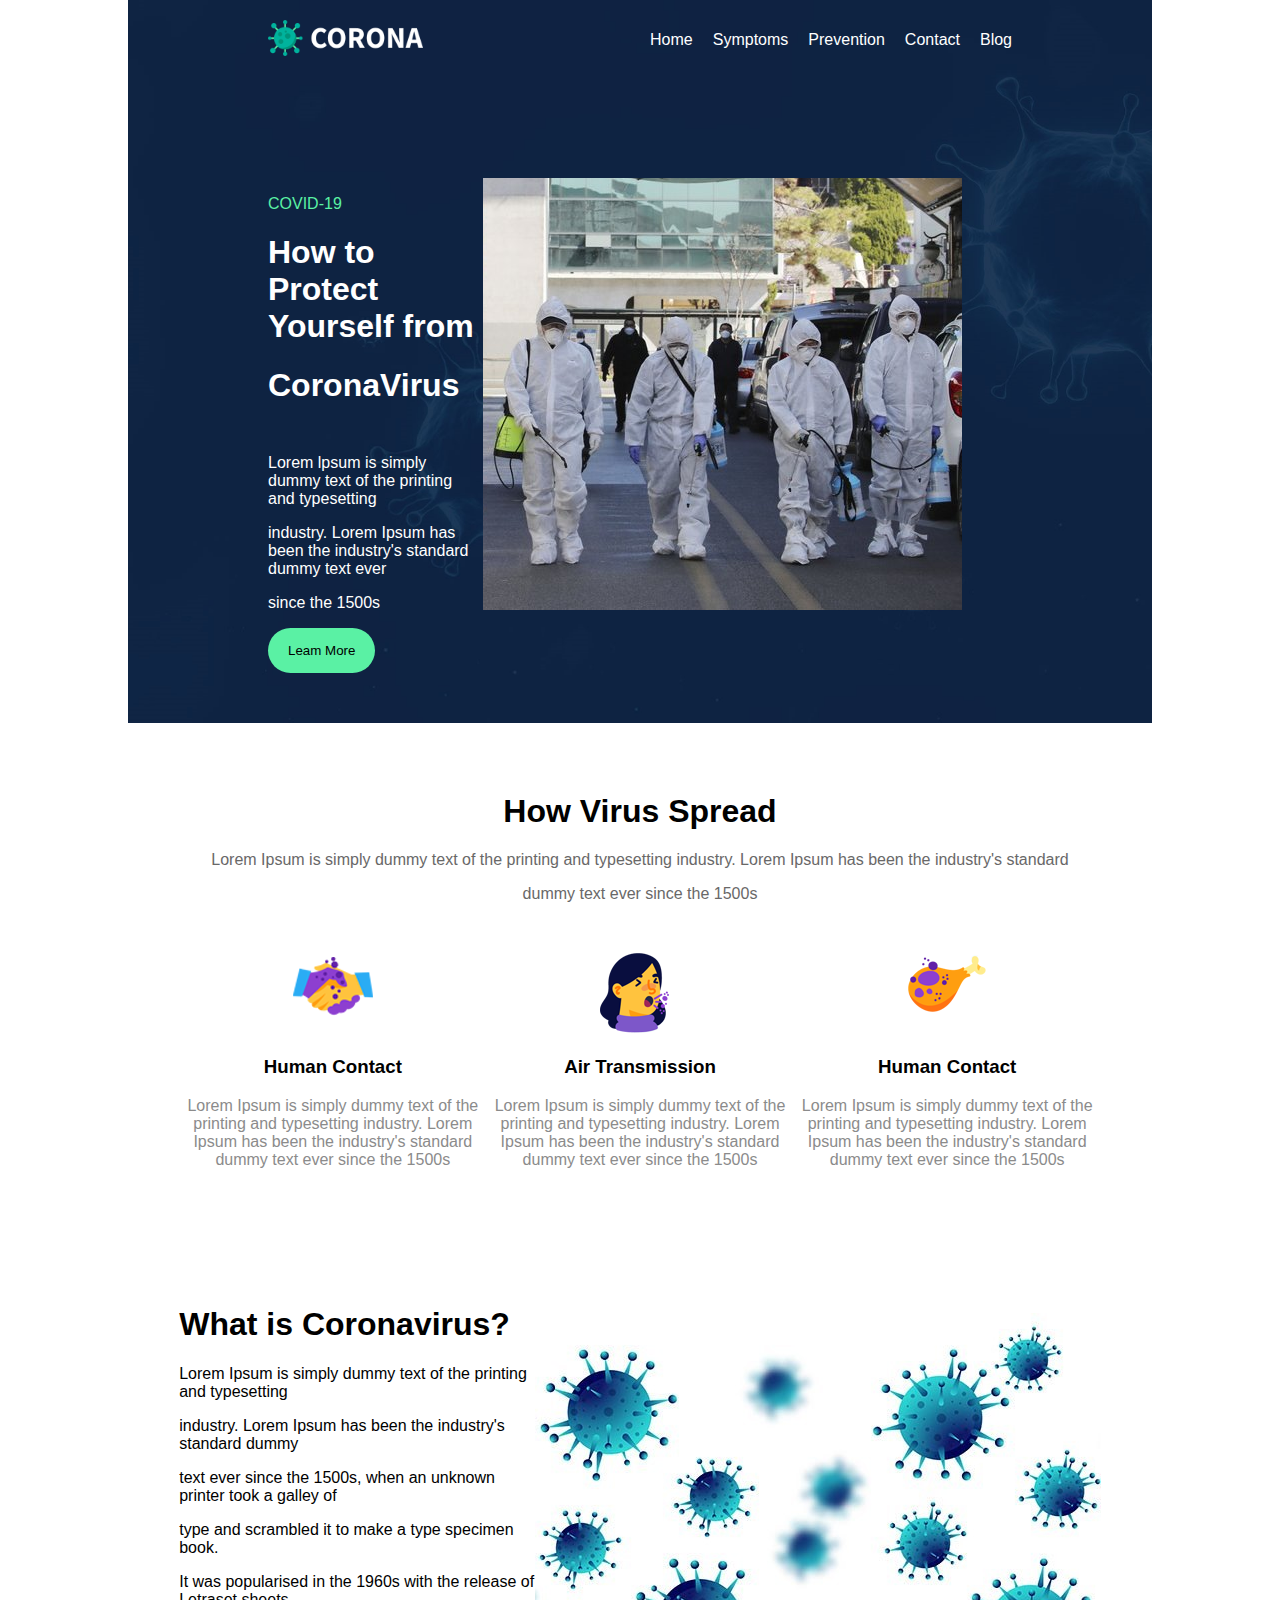
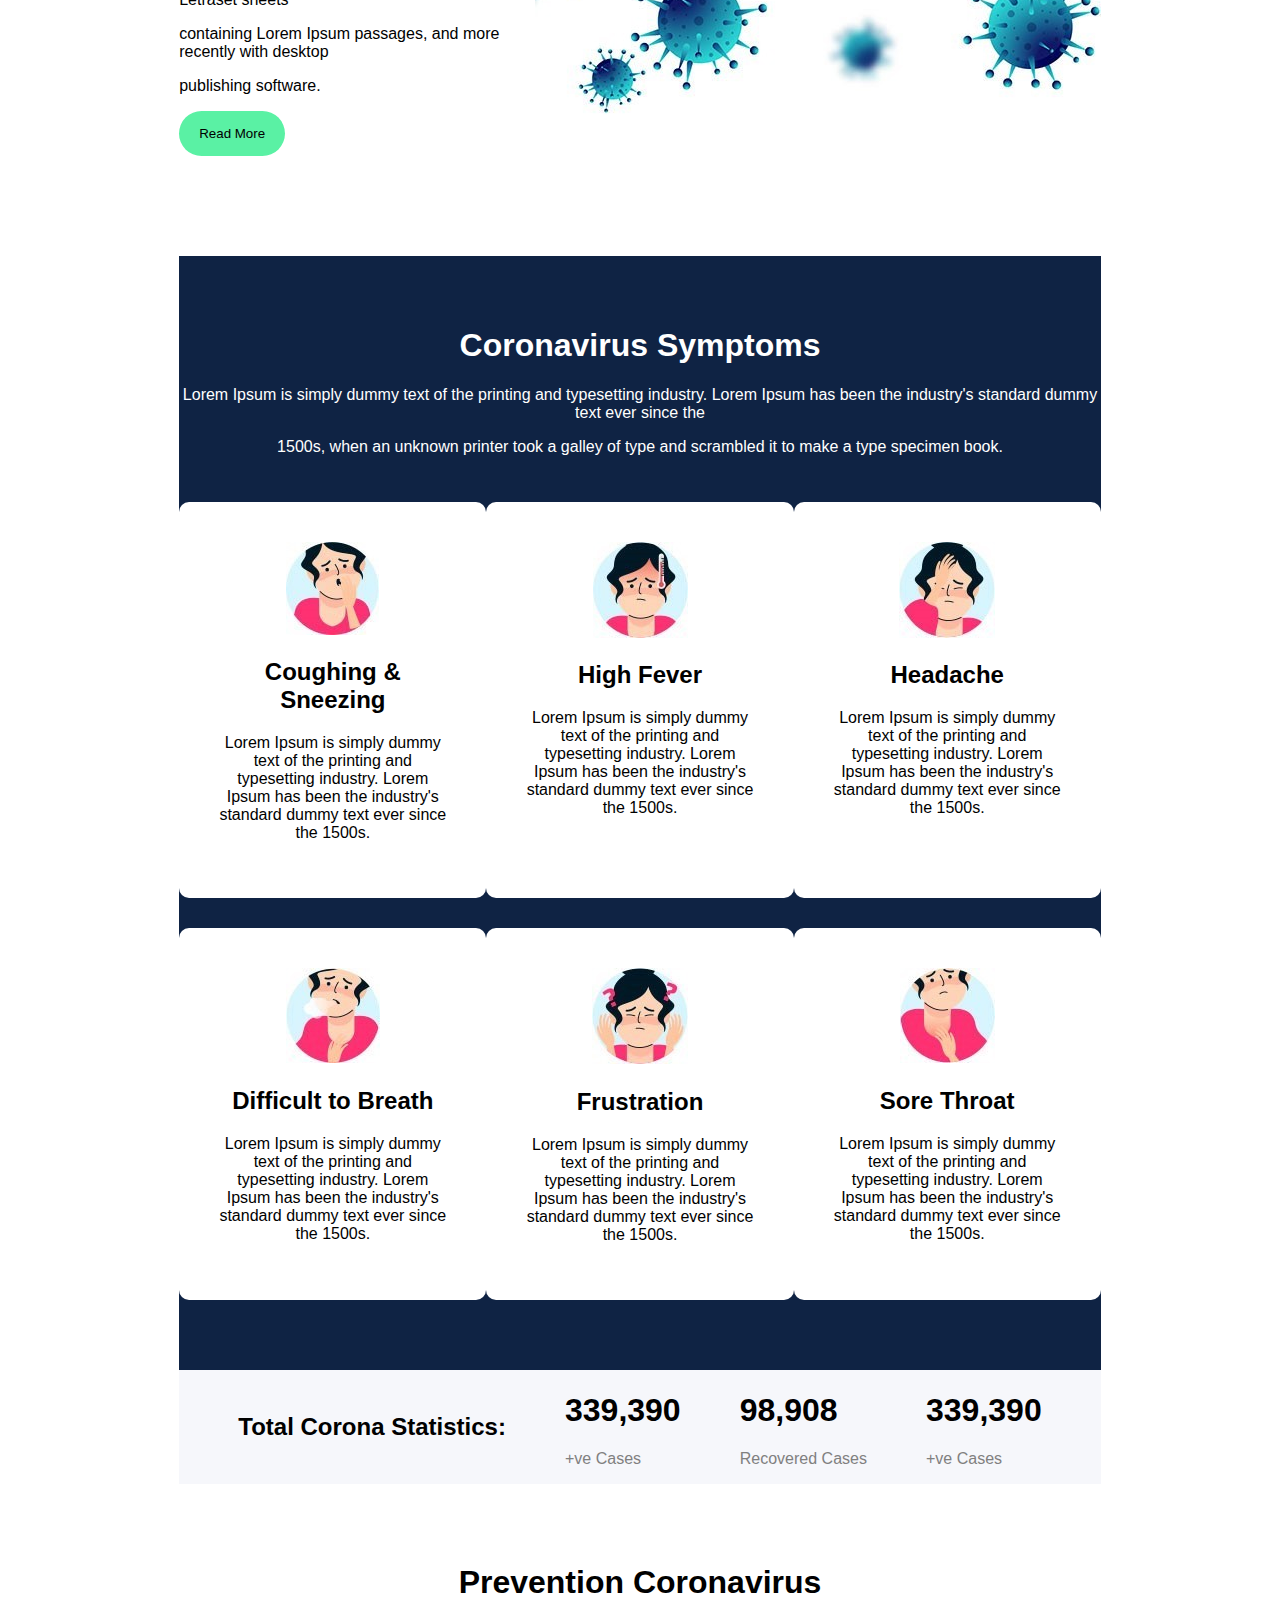
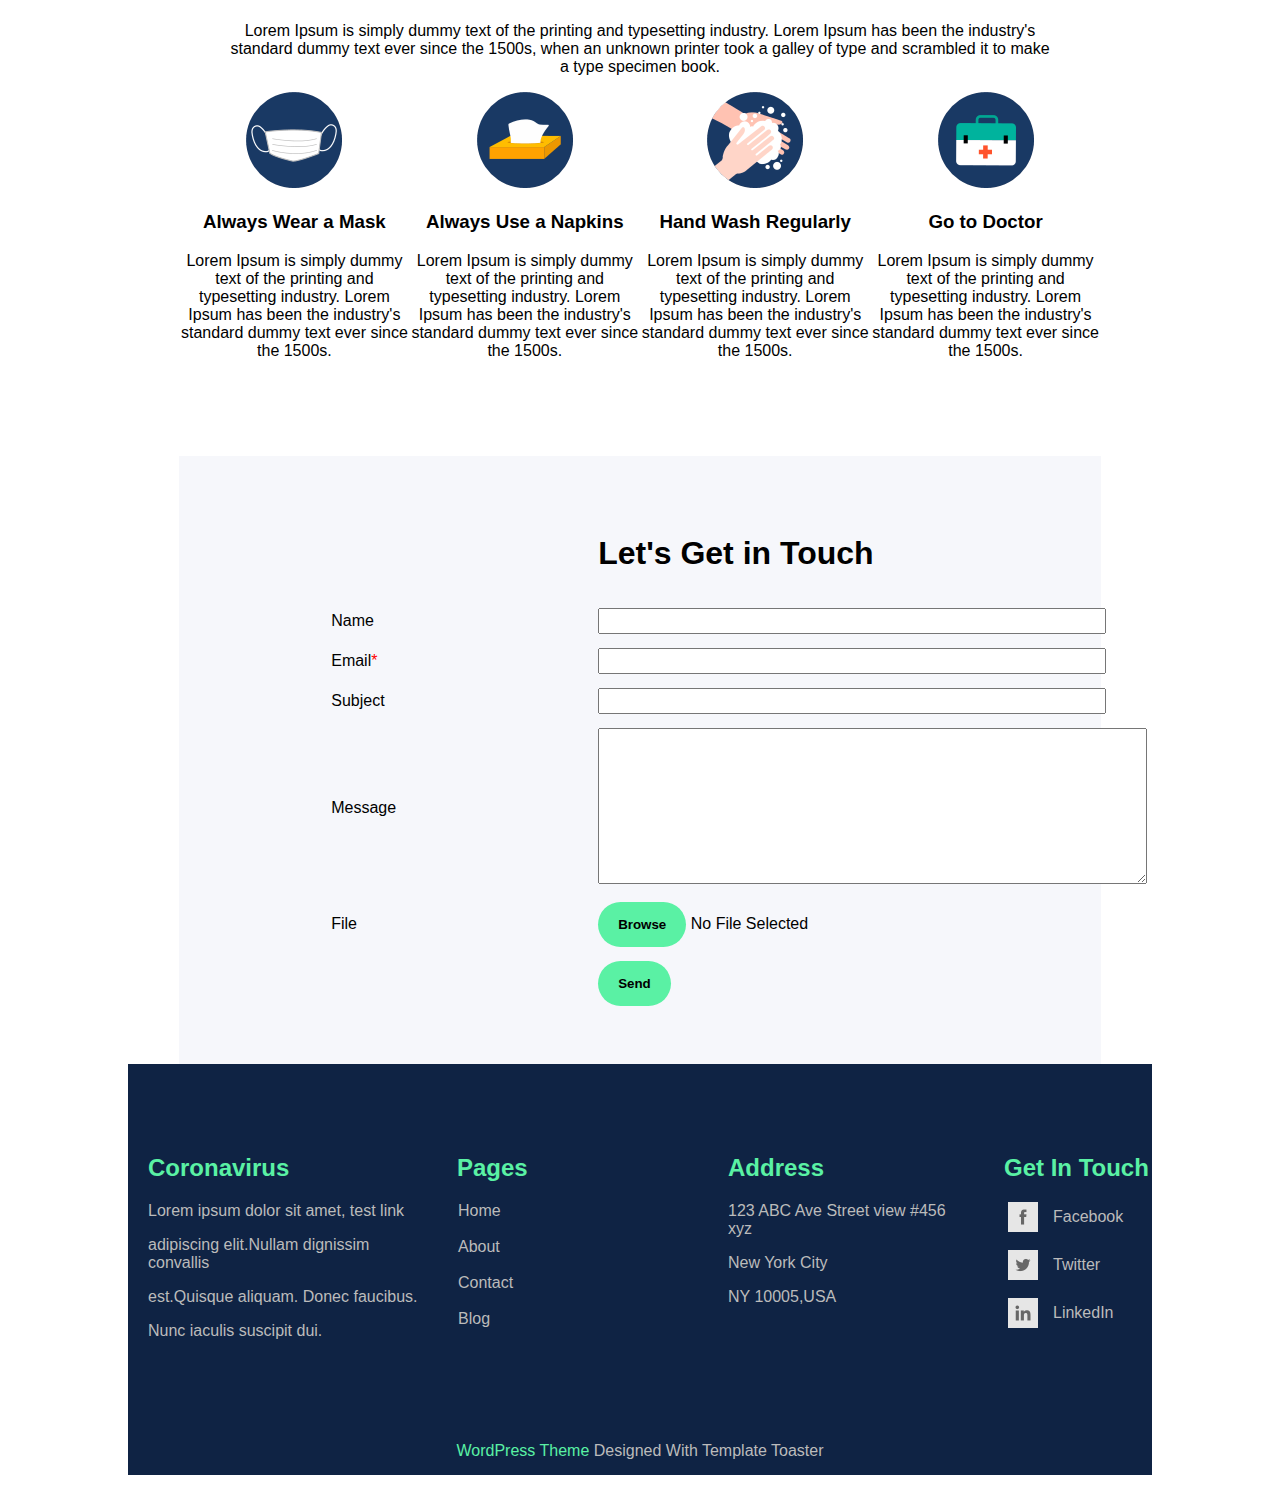
<file: Mohammed/CORONA.HTML>
<!DOCTYPE html>
<html lang="en">
<head>
    <meta charset="UTF-8">
    <meta http-equiv="X-UA-Compatible" content="IE=edge">
    <meta name="viewport" content="width=device-width, initial-scale=1.0">
    <link rel="stylesheet" href="style.css">
    <title>CORONA</title>
</head>
<body>
    <header id="Home">
        <div class="header1">
            <div><img src="images/menulogo.png" alt="Corona"></div>
            <nav>
                <ul>
                    <li><a href="#Home">Home</a></li>
                    <li><a href="#Symptoms">Symptoms</a></li>
                    <li><a href="#Prevention">Prevention</a></li>
                    <li><a href="#Contact">Contact</a></li>
                    <li><a href="#Blog">Blog</a></li>
                </ul>
            </nav>
        </div>
        <div class="header2">
            <div>
                <p class="covid19">COVID-19</p>
                <h1 class="h11">How to Protect Yourself from</h1>
                <h1 class="h1">CoronaVirus</h1>
                <p class="pp">Lorem lpsum is simply dummy text of the printing and typesetting</p>
                <p class="pp">industry. Lorem Ipsum has been the industry's standard dummy text ever</p>
                <p class="pp">since the 1500s</p>
                <button type="submit">Leam More</button>
            </div>
            <img class="header_img" src="images/headerforeground01.png" alt="foreground">
        </div>
    </header>
    <main id="About">
        <article class="article1">
            <h1 class="main_article_h1">How Virus Spread</h1>
            <p class="main_article_p">Lorem Ipsum is simply dummy text of the printing and typesetting industry. Lorem Ipsum has been the industry's standard</p>
            <p class="main_article_p"> dummy text ever since the 1500s</p>
        </article>
        <article class="article2">
            <div class="article2_1">
                <img src="images/human contact.png" alt="human contact">
                <h3><b>Human Contact</b></h3>
                <p>Lorem Ipsum is simply dummy text of the printing and typesetting industry. Lorem Ipsum has been the industry's standard dummy text ever since the 1500s</p>
            </div>
            <div class="article2_1">
                <img src="images/air transmissions.png" alt="human contact">
                <h3><b>Air Transmission</b></h3>
                <p>Lorem Ipsum is simply dummy text of the printing and typesetting industry. Lorem Ipsum has been the industry's standard dummy text ever since the 1500s</p>
            </div>
            <div class="article2_1">
                <img src="images/touching objects.png" alt="human contact">
                <h3><b>Human Contact</b></h3>
                <p>Lorem Ipsum is simply dummy text of the printing and typesetting industry. Lorem Ipsum has been the industry's standard dummy text ever since the 1500s</p>
            </div>
        </article>
        <article class="article3">
            <div class="article3_p">
                <h1>What is Coronavirus?</h1>
                <p>Lorem Ipsum is simply dummy text of the printing and typesetting</p>
                <p>industry. Lorem Ipsum has been the industry's standard dummy</p>
                <p>text ever since the 1500s, when an unknown printer took a galley of</p>
                <p>type and scrambled it to make a type specimen book.</p>
                <p>It was popularised in the 1960s with the release of Letraset sheets</p>
                <p>containing Lorem Ipsum passages, and more recently with desktop</p>
                <p>publishing software.</p>
                <button type="submit">Read More</button>
            </div>
            <img src="images/corona-image.jpg" alt="corona">
        </article>
        <article class="article4">
            <div class="article41">
                <h1 id="Symptoms">Coronavirus Symptoms</h1>
                <p>Lorem Ipsum is simply dummy text of the printing and typesetting industry. Lorem Ipsum has been the industry's standard dummy text ever since the </p>
                <p>1500s, when an unknown printer took a galley of type and scrambled it to make a type specimen book.</p>
            </div>
            <div class="article4_div1">
                <div class="article4_div12">
                    <img src="images/011.jpg" alt="Coughing & Sneezing">
                    <h2>Coughing & Sneezing</h2>
                    <p>Lorem Ipsum is simply dummy text of the printing and typesetting industry. Lorem Ipsum has been the industry's standard dummy text ever since the 1500s.</p>
                </div>
                <div class="article4_div12">
                    <img src="images/02.jpg" alt="Coughing & Sneezing">
                    <h2>High Fever</h2>
                    <p>Lorem Ipsum is simply dummy text of the printing and typesetting industry. Lorem Ipsum has been the industry's standard dummy text ever since the 1500s.</p>
                </div>
                <div class="article4_div12">
                    <img src="images/03.jpg" alt="Coughing & Sneezing">
                    <h2>Headache</h2>
                    <p>Lorem Ipsum is simply dummy text of the printing and typesetting industry. Lorem Ipsum has been the industry's standard dummy text ever since the 1500s.</p>
                </div>
            </div>
            <div class="article4_div1">
                <div class="article4_div13">
                    <img src="images/04.jpg" alt="Coughing & Sneezing">
                    <h2>Difficult to Breath</h2>
                    <p>Lorem Ipsum is simply dummy text of the printing and typesetting industry. Lorem Ipsum has been the industry's standard dummy text ever since the 1500s.</p>
                </div>
                <div class="article4_div13">
                    <img src="images/05.jpg" alt="Coughing & Sneezing">
                    <h2>Frustration</h2>
                    <p>Lorem Ipsum is simply dummy text of the printing and typesetting industry. Lorem Ipsum has been the industry's standard dummy text ever since the 1500s.</p>
                </div>
                <div class="article4_div13">
                    <img src="images/06.jpg" alt="Coughing & Sneezing">
                    <h2>Sore Throat</h2>
                    <p>Lorem Ipsum is simply dummy text of the printing and typesetting industry. Lorem Ipsum has been the industry's standard dummy text ever since the 1500s.</p>
                </div>
            </div>
        </article>
        <article class="article5">
            <h2>Total Corona Statistics:</h2>
            <div>
                <h1>339,390</h1>
                <p>+ve Cases</p>
            </div>
            <div>
                <h1>98,908</h1>
                <p>Recovered Cases</p>
            </div>
            <div>
                <h1>339,390</h1>
                <p>+ve Cases</p>
            </div>
        </article>
        <article class="article6">
            <div class="article6_div1">
                <h1 id="Prevention">Prevention Coronavirus</h1>
                <p>Lorem Ipsum is simply dummy text of the printing and typesetting industry. Lorem Ipsum has been the industry's standard dummy text ever since the 1500s, when an unknown printer took a galley of type and scrambled it to make a type specimen book.</p>
            </div>
            <div class="article6_div2">
                <div>
                    <img src="images/wear a mask1.png" alt="wear a mask">
                    <h3>Always Wear a Mask</h3>
                    <p>Lorem Ipsum is simply dummy text of the printing and typesetting industry. Lorem Ipsum has been the industry's standard dummy text ever since the 1500s.</p>
                </div>
                <div>
                    <img src="images/use a napkins.png" alt="use a napkins">
                    <h3>Always Use a Napkins</h3>
                    <p>Lorem Ipsum is simply dummy text of the printing and typesetting industry. Lorem Ipsum has been the industry's standard dummy text ever since the 1500s.</p>
                </div>
                <div>
                    <img src="images/hand wash1.png" alt="hand wash1">
                    <h3>Hand Wash Regularly</h3>
                    <p>Lorem Ipsum is simply dummy text of the printing and typesetting industry. Lorem Ipsum has been the industry's standard dummy text ever since the 1500s.</p>
                </div>
                <div>
                    <img src="images/go to the doctor.png" alt="go to the doctor">
                    <h3>Go to Doctor</h3>
                    <p>Lorem Ipsum is simply dummy text of the printing and typesetting industry. Lorem Ipsum has been the industry's standard dummy text ever since the 1500s.</p>
                </div>
            </div>
        </article>
        <article class="article7">
            <form action="#">
                <table id="Contact">
                    <tr>
                        <td></td>
                        <td><h1>Let's Get in Touch</h1></td>
                    </tr>
                    <tr>
                        <td><label for="#">Name</label></td>
                        <td><input type="text"></td>
                    </tr>    
                    <tr>
                        <td><label for="#">Email<span class="span">*</span></label></td>
                        <td><input type="email"></td>
                    </tr>
                    <tr>
                        <td><label for="#">Subject</label></td>
                        <td><input type="text"></td>
                    </tr>
                    <tr>
                        <td><label for="#">Message</label></td>
                        <td><textarea name="#" id="#" cols="66" rows="10"></textarea></td>
                    </tr>
                    <tr>
                        <td><label for="#">File</label></td>
                        <td><button><b>Browse</b></button><span> No File Selected</span></td>
                    </tr>
                    <tr>
                        <td></td>
                        <td><button><b>Send</b></button></td>
                    </tr>
                </table>
            </form>
        </article>
    </main>
    <footer id="Blog">
        <div class="div_footer">
            <div class="footer_div1">
                <div class="footer_div11">
                    <h2>Coronavirus</h2>
                    <p>Lorem ipsum dolor sit amet, test link </p>
                    <p>adipiscing elit.Nullam dignissim convallis</p>
                    <p>est.Quisque aliquam. Donec faucibus.</p> 
                    <p> Nunc iaculis suscipit dui.</p>
                </div>
                <div class="footer_div11">
                    <h2 class="h21">Pages</h2>
                    <nav>
                        <ul class="ul">
                            <li><a class="a1_footer" href="#Home">Home</a></li>
                            <li><br></li>
                            <li><a class="a1_footer" href="#About">About</a></li>
                            <li><br></li>
                            <li><a class="a1_footer" href="#Contact">Contact</a></li>
                            <li><br></li>
                            <li><a class="a1_footer" href="#Blog">Blog</a></li>
                        </ul>
                    </nav>
                </div>
            </div>
            <div class="footer_div1">
                <div class="footer_div12">
                    <h2>Address</h2>
                    <p>123 ABC Ave Street view #456 xyz</p>
                    <p>New York City</p>
                    <p>NY 10005,USA</p>
                </div>
                <div class="footer_div12">
                    <h2 class="h22">Get In Touch</h2>
                    <ul>
                        <li>
                            <img src="images/Facebook.png" alt="">
                            <a class="a_footer" href="https://www.facebook.com/">Facebook</a>
                        </li>
                        <li><br></li>
                        <li>
                            <img src="images/Twitter.png" alt="">
                            <a class="a_footer" href="https://twitter.com/">Twitter</a>
                        </li>
                        <li><br></li>
                        <li>
                            <img src="images/LinkedIn.png" alt="">
                            <a class="a_footer" href="https://fr.linkedin.com/">LinkedIn</a>
                        </li>
                    </ul>
                </div>
            </div>
        </div>
        <p class="footer_p"><a href="https://templatetoaster.com/">WordPress Theme</a> Designed With Template Toaster</p>
    </footer>
</body>
</html>
</file>
<file: Mohammed/style.css>
body{
    height: 100%;
    box-sizing: border-box;
    margin: auto;
    padding: 0;
    width: 80%;
    font-family: 'Jost', sans-serif;
    font-family: 'Libre Franklin', sans-serif;
    font-family: 'Montserrat', sans-serif;
    font-family: 'Open Sans', sans-serif;
    font-family: 'Roboto', sans-serif;
    font-family: 'Source Sans Pro', sans-serif;
}
a:hover{
    color: #5af1a4;
}
/*button{
    cursor: pointer;
    font-size: 12px;
    width: 90px;
}*/
button:hover{
    background-color: #a9ffd3;
}
header{
    background: url(images/haeder.jpg);
    background-size: cover;
    padding: 0 40px;

}
.header_img{
    padding-top: 20px;
    padding-right:50px;
}
.article2_1{
    /*border: red solid;*/
    width: 330px;
}
.article3,
.article2{
    align-items: center;
    display: flex;
    justify-content: space-evenly;
    margin-bottom: 100px;
    margin-top: 50px;
}
.article2 p{
    color: rgb(139, 139, 139);
}
.header2,
.header1{
    align-items: center;
    display: flex;
    justify-content: space-between;
    padding: 15px 100px;
}
nav ul{
    list-style: none;
    display: flex;
    padding-left: 10px;
}
nav ul li a{
    text-decoration: none;
    color: white;
    padding-left: 20px;
}
.header2{
    padding-bottom: 50px;
}
.h11,
.pp{
    color: white;
}
button{
    cursor: pointer;
    padding: 15px 20px;
    background-color: #5af1a4;
    border-radius: 50px;
    border: none;
}
.covid19{
    color: #5af1a4;
    margin-top: 100px;
}

.h1{
    margin-bottom: 50px;
    color: white;

}
.main_article_p{
    color: rgb(105, 104, 104);
}
.main_article_h1{
    color: #000;
}
.article1{
    margin-top: 70px;
    text-align: center;
}
.article2{
    text-align: center;
}
.article3_p{
    /*border: royalblue solid;*/
    width: 480px;
}
.article4{
    /*width: 80%;*/
    background-color: #0f2344;
    /*margin: auto;*/
}
.article4_div13{
    margin-top: 30px;
    background-color: white;
    /*border: 2px solid red;*/
    width: 291px;
    text-align: center;
    padding: 40px 40px;
    border-radius: 10px;
    margin-bottom: 70px;
}
.article4_div12{
    margin-top: 30px;
    background-color: white;
    /*border: 2px solid red;*/
    width: 310px;
    text-align: center;
    padding: 40px 40px;
    border-radius: 10px;
}
.article4_div1{
    justify-content: space-evenly;
    display: flex;
}
.article41{
    padding-top: 50px;
    text-align: center;
    color: white;
}
.article5{
    margin-bottom: 80px;
    /*margin: auto;
    width: 80%;*/
    display: flex;
    justify-content: space-evenly;
    align-items: center;
    background-color: #f6f7fb;
}
.article5 p{
    color: gray;
}
main{
    width: 90%;
    margin: auto;
}
.article6_div1{
    text-align: center;
    width: 52em;
    margin: auto;
}
.article6_div2{
    display: flex;
    justify-content: space-between;
}
.article6_div2 div{
    text-align: center;
    width:240px ;
}
input{
    width:500px;
    height: 20px;
}
.article7{
    margin-top: 80px;
    background-color: #f6f7fb;
}
/*form{
    display: flex;
    flex-direction: column;
    align-items: center;
    justify-content: flex-end;
}
label,input,textarea{
    margin:10px 135px;
}*/
table{
    margin: auto;
    padding: 50px;
}
table tr td{
    padding:6px 100px;
}
footer div div ul li{
    display: flex;
    align-items: center;
}
.a1_footer{
    color: #000;
}
.div_footer{
    padding-bottom: 70px;
    padding-top: 70px;
    margin-right:195px ;
    display: flex;
    justify-content: space-around;
}
.footer_div11{
    width: 280px;
    margin-left: 20px;
    /*border: solid red;*/
}
.footer_div12{
    width: 240px;
    /*border: solid red;*/
}
.footer_div1{
   display: flex;
}
.ul{
    display: flex;
    flex-direction: column;
}
footer{
    background-color: #0f2344;
}
.footer_div1 h2{
    color: #5af1a4;
}
.footer_div1 a{
    margin: 0;
    padding: 0;
    color: rgb(187, 187, 187);
    text-decoration: none;
}
.footer_div1 p{
    color: rgb(187, 187, 187);
}
.h22{
    margin-left: 36px;
}
.h21{
    margin-left: 9px;
}
.footer_div12 ul li a{
    padding-left: 15px;
}
/*.br{
    padding-bottom: 20px;
}*/
footer div div div p{
    /*color: red;*/
}
footer .footer_p{
    color: rgb(187, 187, 187);
    text-align: center;
    padding-bottom: 15px;
}
footer p a{
    color: #5af1a4;
    text-decoration: none;
}
.span{
    color: red;
}
</file>
